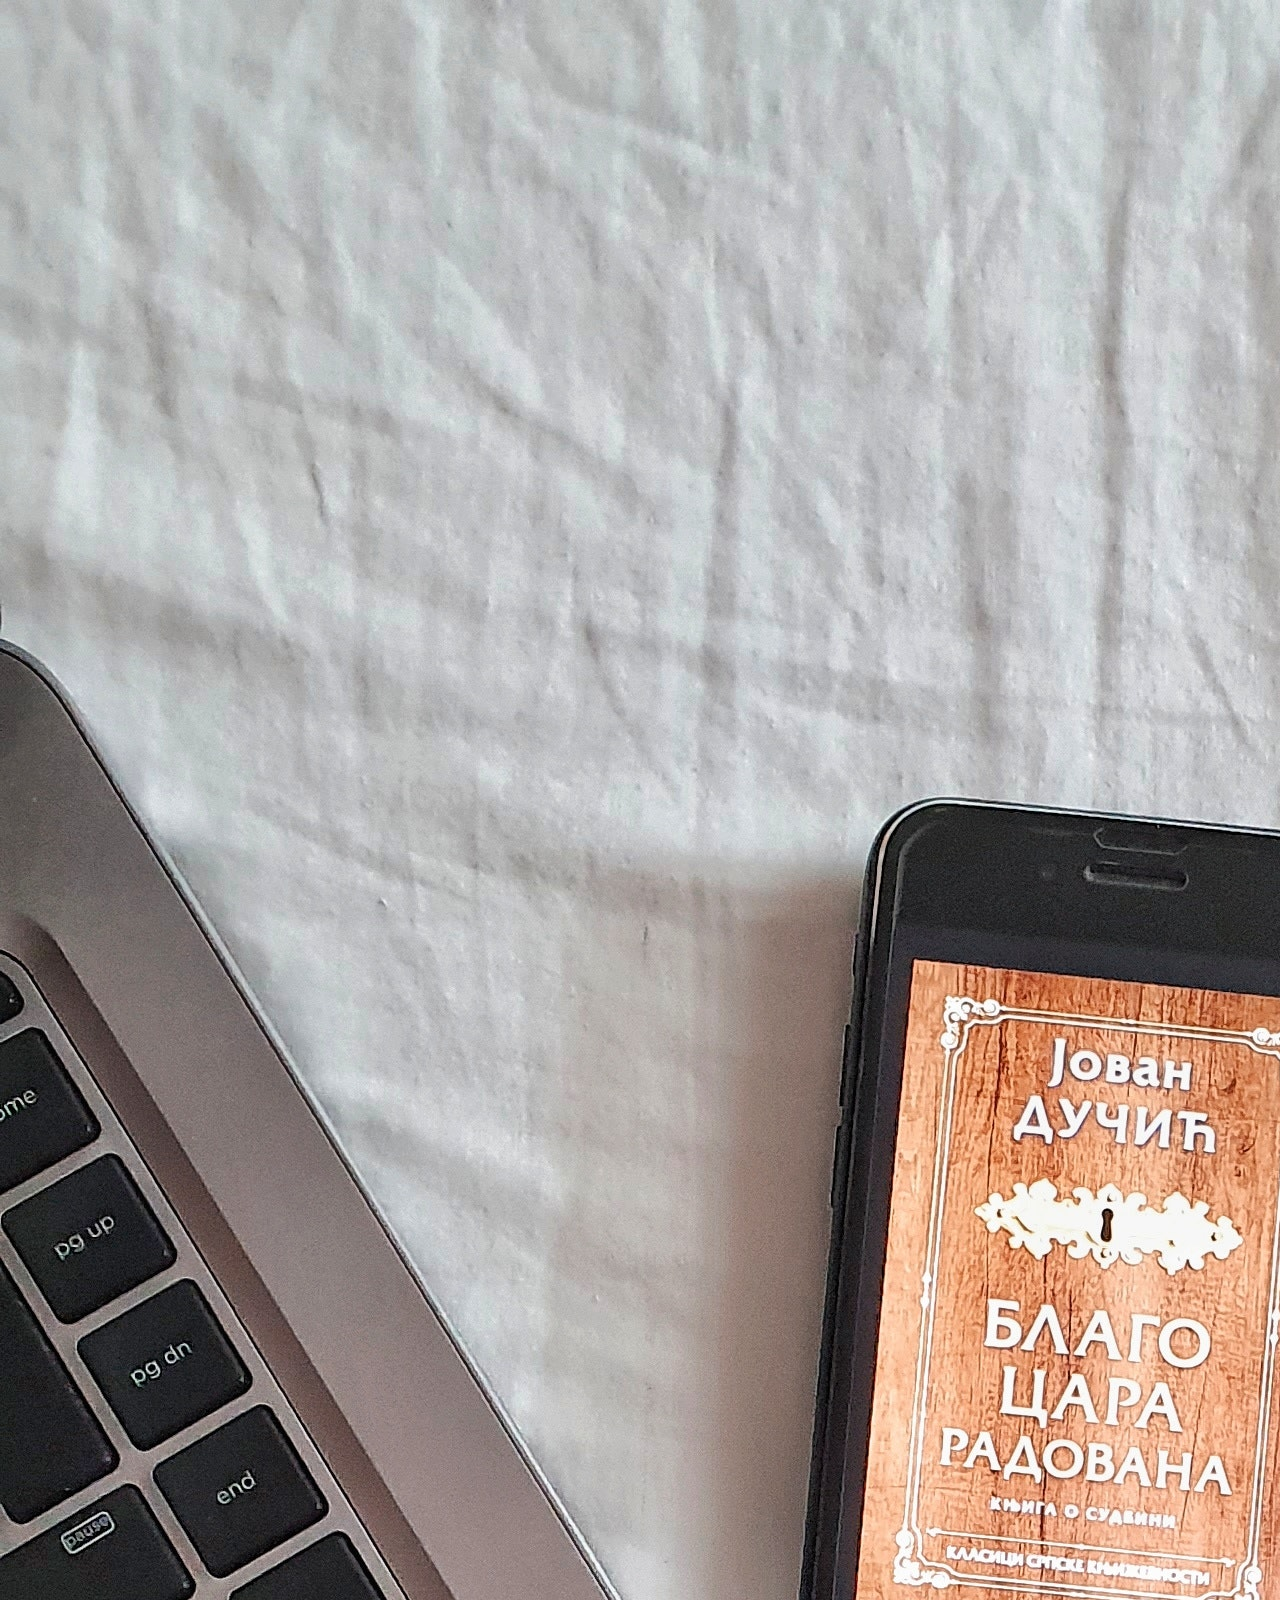
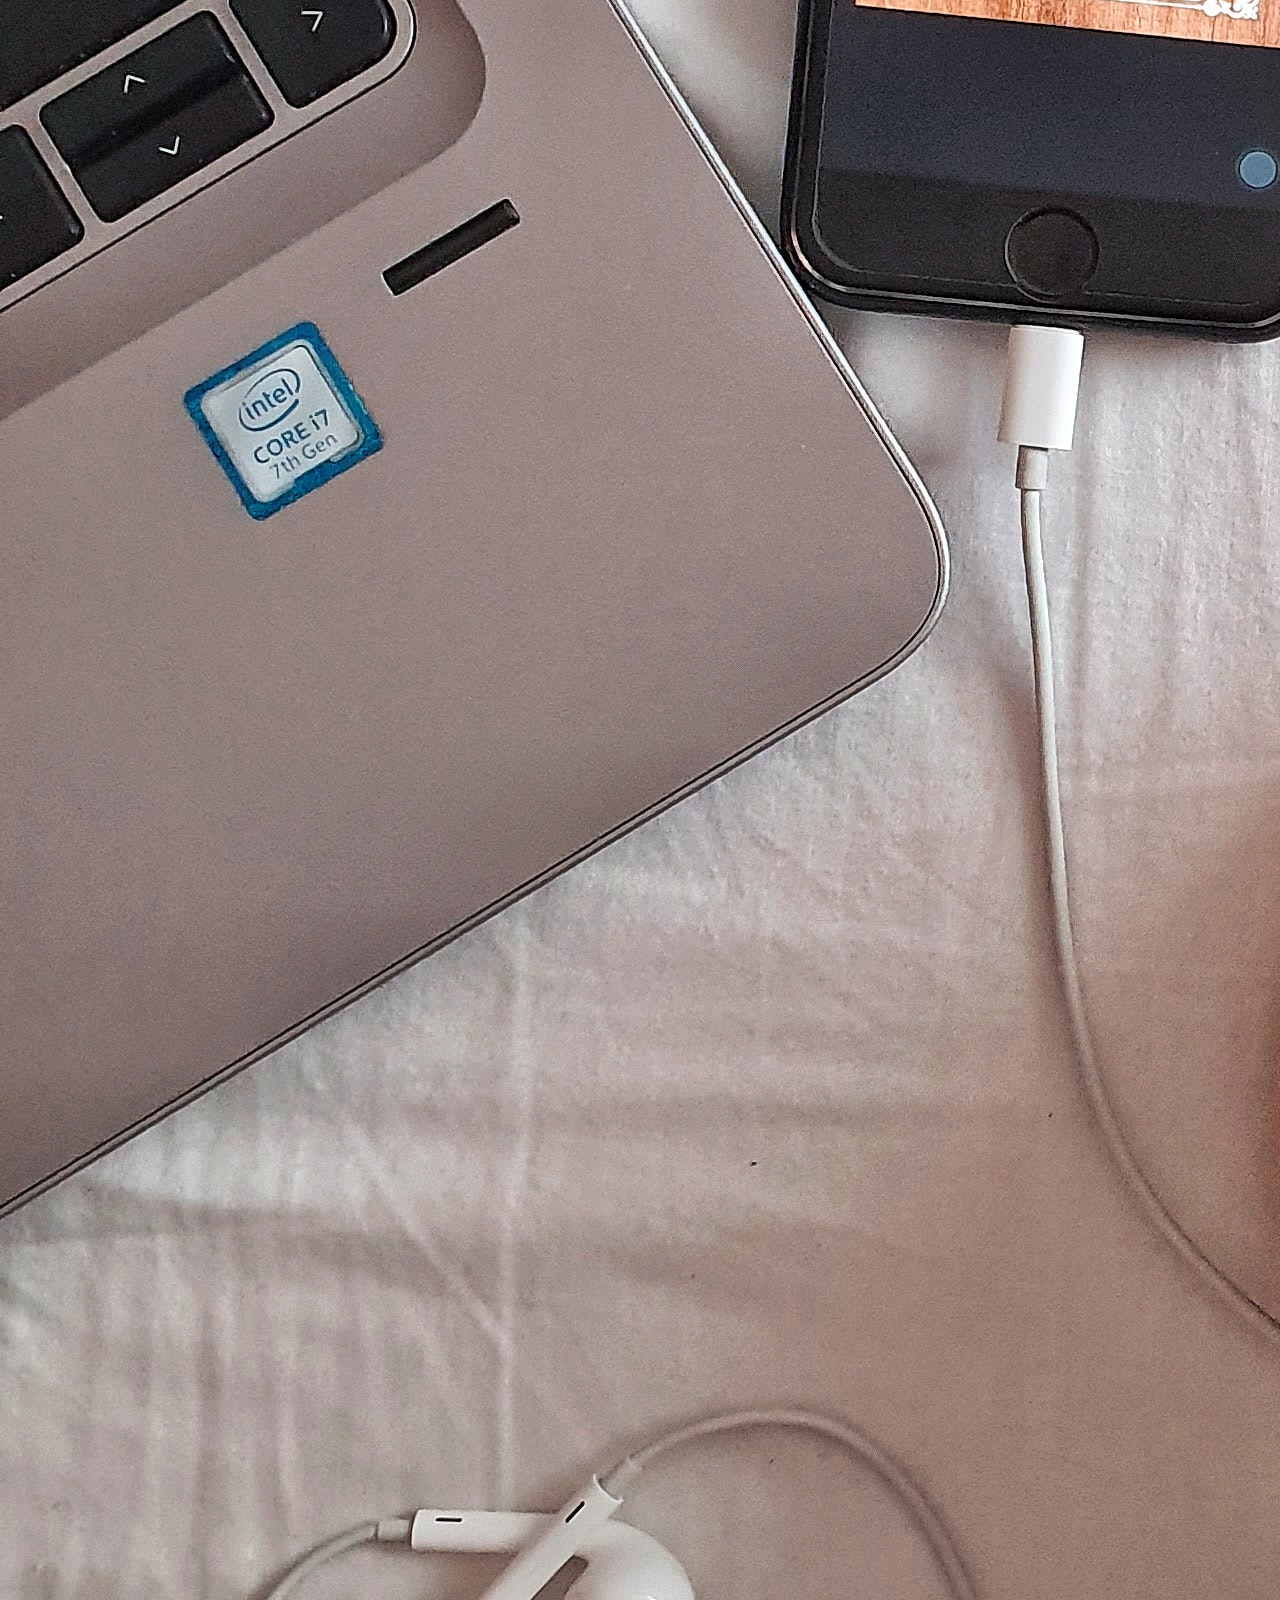
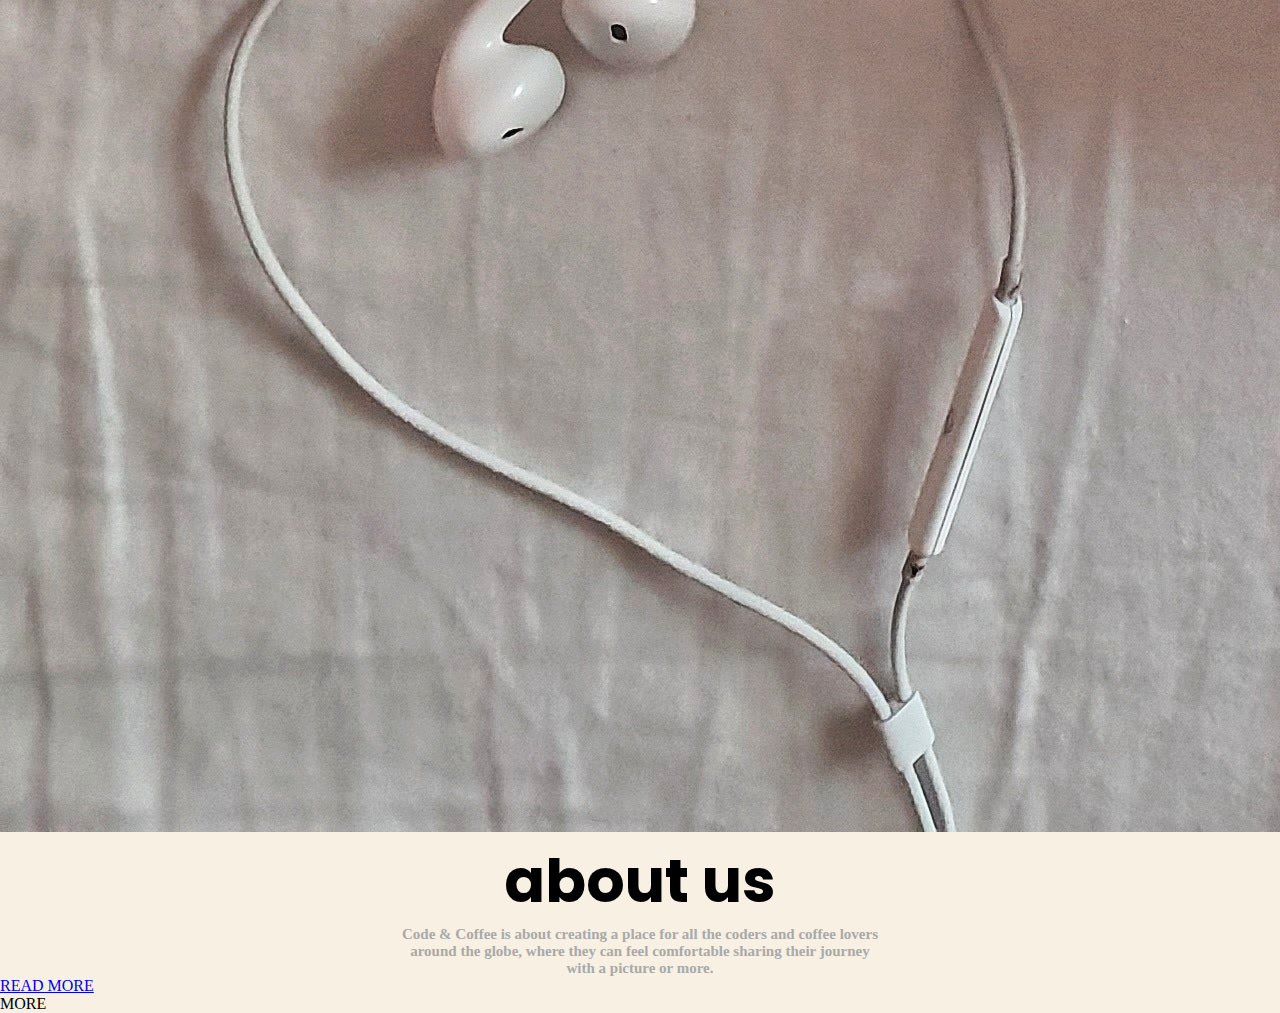
<file: pages/about.html>
<!DOCTYPE html>
<html lang="en">
<head>
    <meta charset="UTF-8">
    <meta http-equiv="X-UA-Compatible" content="IE=edge">
    <meta name="viewport" content="width=device-width, initial-scale=1.0">
    <!-- BootStrap CSS -->
    <link href="https://cdn.jsdelivr.net/npm/bootstrap@5.2.0-beta1/dist/css/bootstrap.min.css" rel="stylesheet" integrity="sha384-0evHe/X+R7YkIZDRvuzKMRqM+OrBnVFBL6DOitfPri4tjfHxaWutUpFmBp4vmVor" crossorigin="anonymous">
    <!-- CSS -->
    <link rel="stylesheet" href="../css/about.css"> 
    <!-- Google Fonts -->
    <link rel="preconnect" href="https://fonts.googleapis.com">
<link rel="preconnect" href="https://fonts.gstatic.com" crossorigin>
<link href="https://fonts.googleapis.com/css2?family=Poppins:ital@1&display=swap" rel="stylesheet">

    <title>About us</title>
</head>
<body>
    <!-- <nav>
        <ul>
            <li><a href="#">Coffee</a></li>
            <li><a href="#">Code</a></li>
            <li><a href="#">Projects</a></li>
            <li><a href="#">Quotes</a></li>
        </ul>
        <a class="navbar-brand" href="../index.html" >CODE & COFFEE</a>
    </nav> -->
    <main id="about">
    <div class="container-fluid">
        <div class="row d-flex justify-content-center align-items-start">
                <div class="col-xlg-6 col-lg-6 col-md-6 p-0">
                <!-- Photo by Ena Marinkovic: https://www.pexels.com/photo/black-iphone-7-beside-macbook-pro-3640930/ -->
                    <img class="img-fluid" src="../images/passion.jpg" alt="picture">
                    </div>
                    <div class="col-xl-6 col-lg-6 col-md-6 mt-5 p-3">
                <h1 class="head1">about us</h1>
                <p class="para1">Code & Coffee is about creating a place for all the coders and coffee lovers<br> around the globe, where they can feel comfortable sharing their journey<br>with a picture or more.</p>
                <div class="text-center">
                    <a class="btn btn-outline-dark" data-bs-toggle="collapse"  href="#collapse" role="button" aria-expanded="false" aria-controls="collapse">READ MORE</a>
                    <div class="collapse mt-3" id="collapse">MORE</div>
            </div>
            </div>
        </div>
    </div>
</main>
    <!-- BOOTSTRAP JS BUNDLE -->
<script src="https://cdn.jsdelivr.net/npm/bootstrap@5.2.0-beta1/dist/js/bootstrap.bundle.min.js" integrity="sha384-pprn3073KE6tl6bjs2QrFaJGz5/SUsLqktiwsUTF55Jfv3qYSDhgCecCxMW52nD2" crossorigin="anonymous"></script>
</body>
</html>
</file>
<file: css/about.css>
* {
    margin: 0;
    padding: 0;
    box-sizing: border-box;
}
body {
    background-color: rgb(248, 240, 227);
}
.row {
    height: 500px;
}
.head1 {
    font-size: 60px;
    font-family: 'Poppins', sans-serif;
    font-weight: bold;
    text-align: center;
}
.para1 {
    font-size: 15px;
    color: darkgray;
    font-weight: bold;
    text-align: center;
}
/* nav {
    background-color: rgb(248, 240, 227);
    height: 100px;
    width: 100%;
    top: 0;
    left: 0;
    z-index: 1;
    text-align: center;
}
li {
    list-style: none;
    display: inline-block;
    margin-left: 20px;
    margin-right: 20px;
}
a {
    text-decoration: none;
    color: black;
    font-size: 20px;
    font-family: 'Poppins', sans-serif;
    font-weight: bold;
}
.navbar-brand {
    font-size: 20px;
    font-family: 'Poppins', sans-serif;
    font-weight: bold;
} */

/* .image {
    max-width: 100%;
    height: auto;
} */
/* @media (min-width: 576px)  {
    .col-sm {
        max-width: 100%;
        max-height: 100%;
        
    }
    img {
        max-width: fit-content;
        display:inline-block;
    }
} */

/* @media (max-width: 991px) {

}  */
</file>
